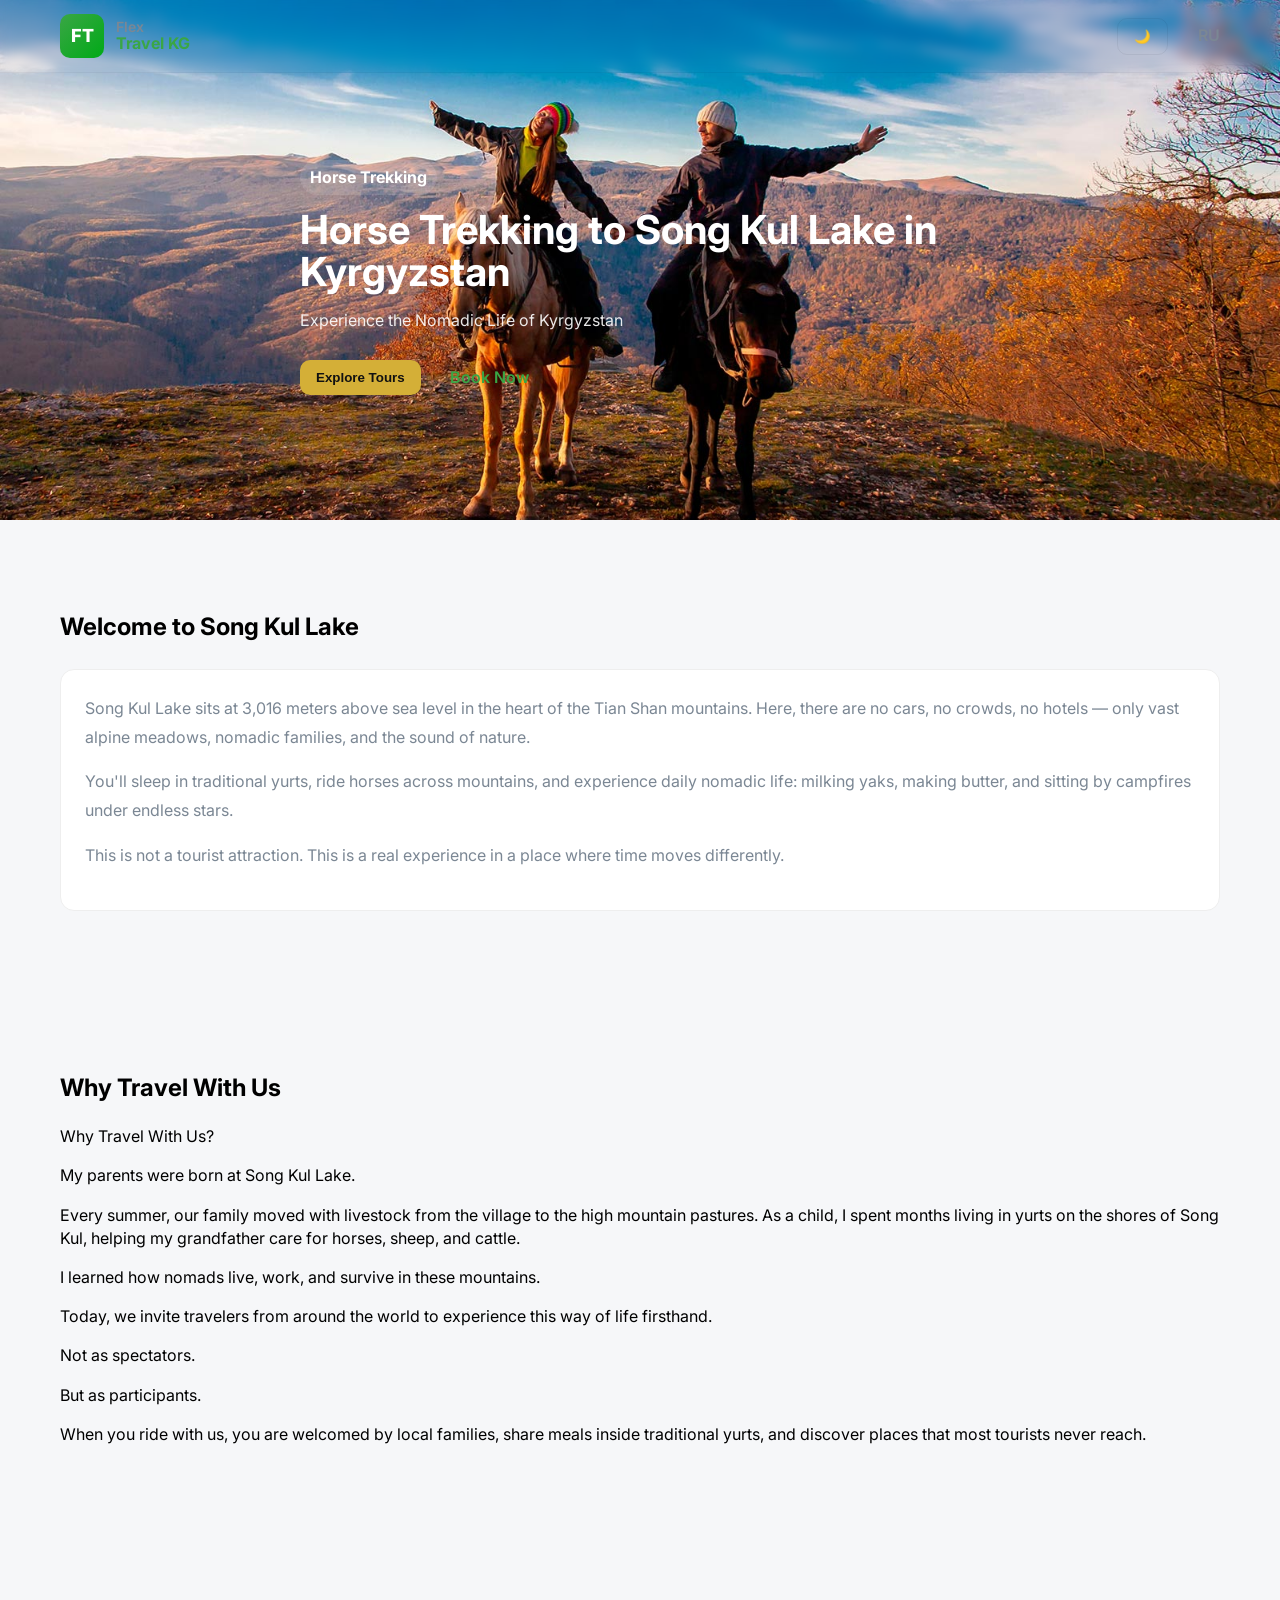
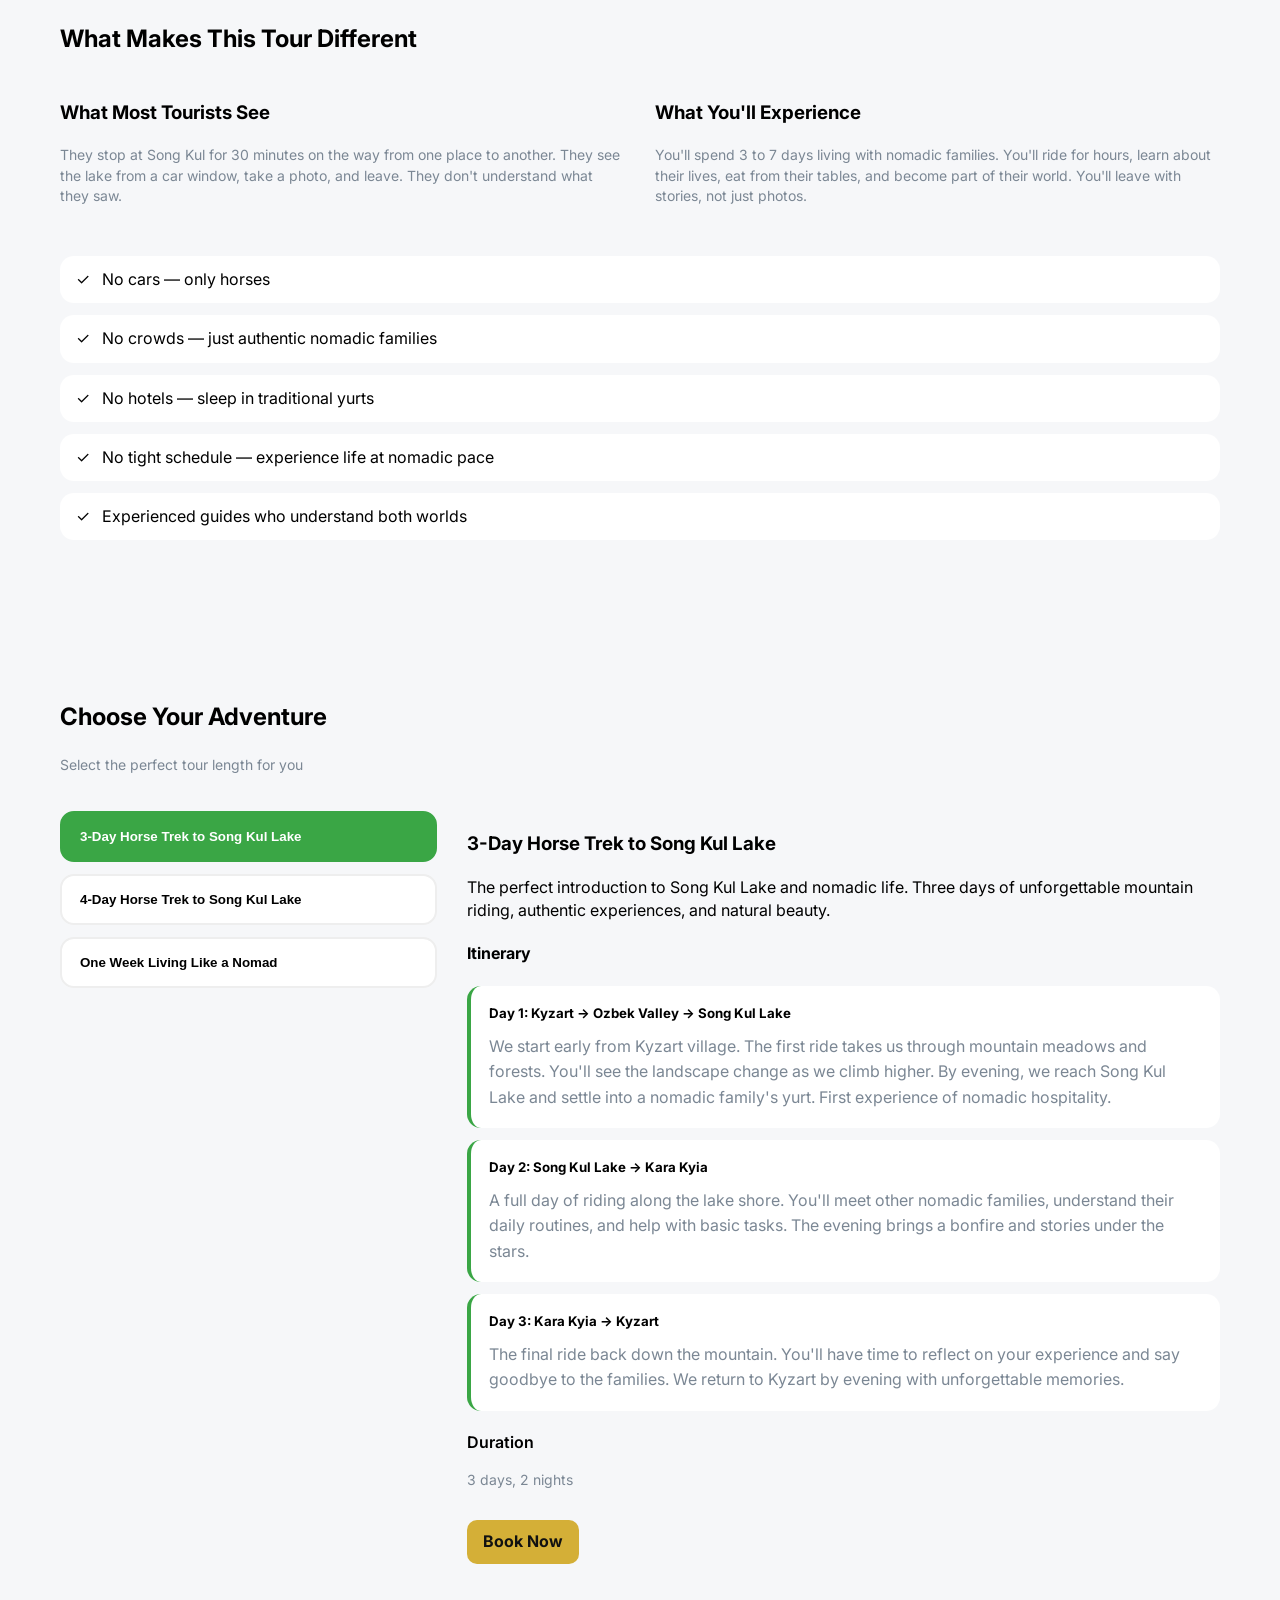
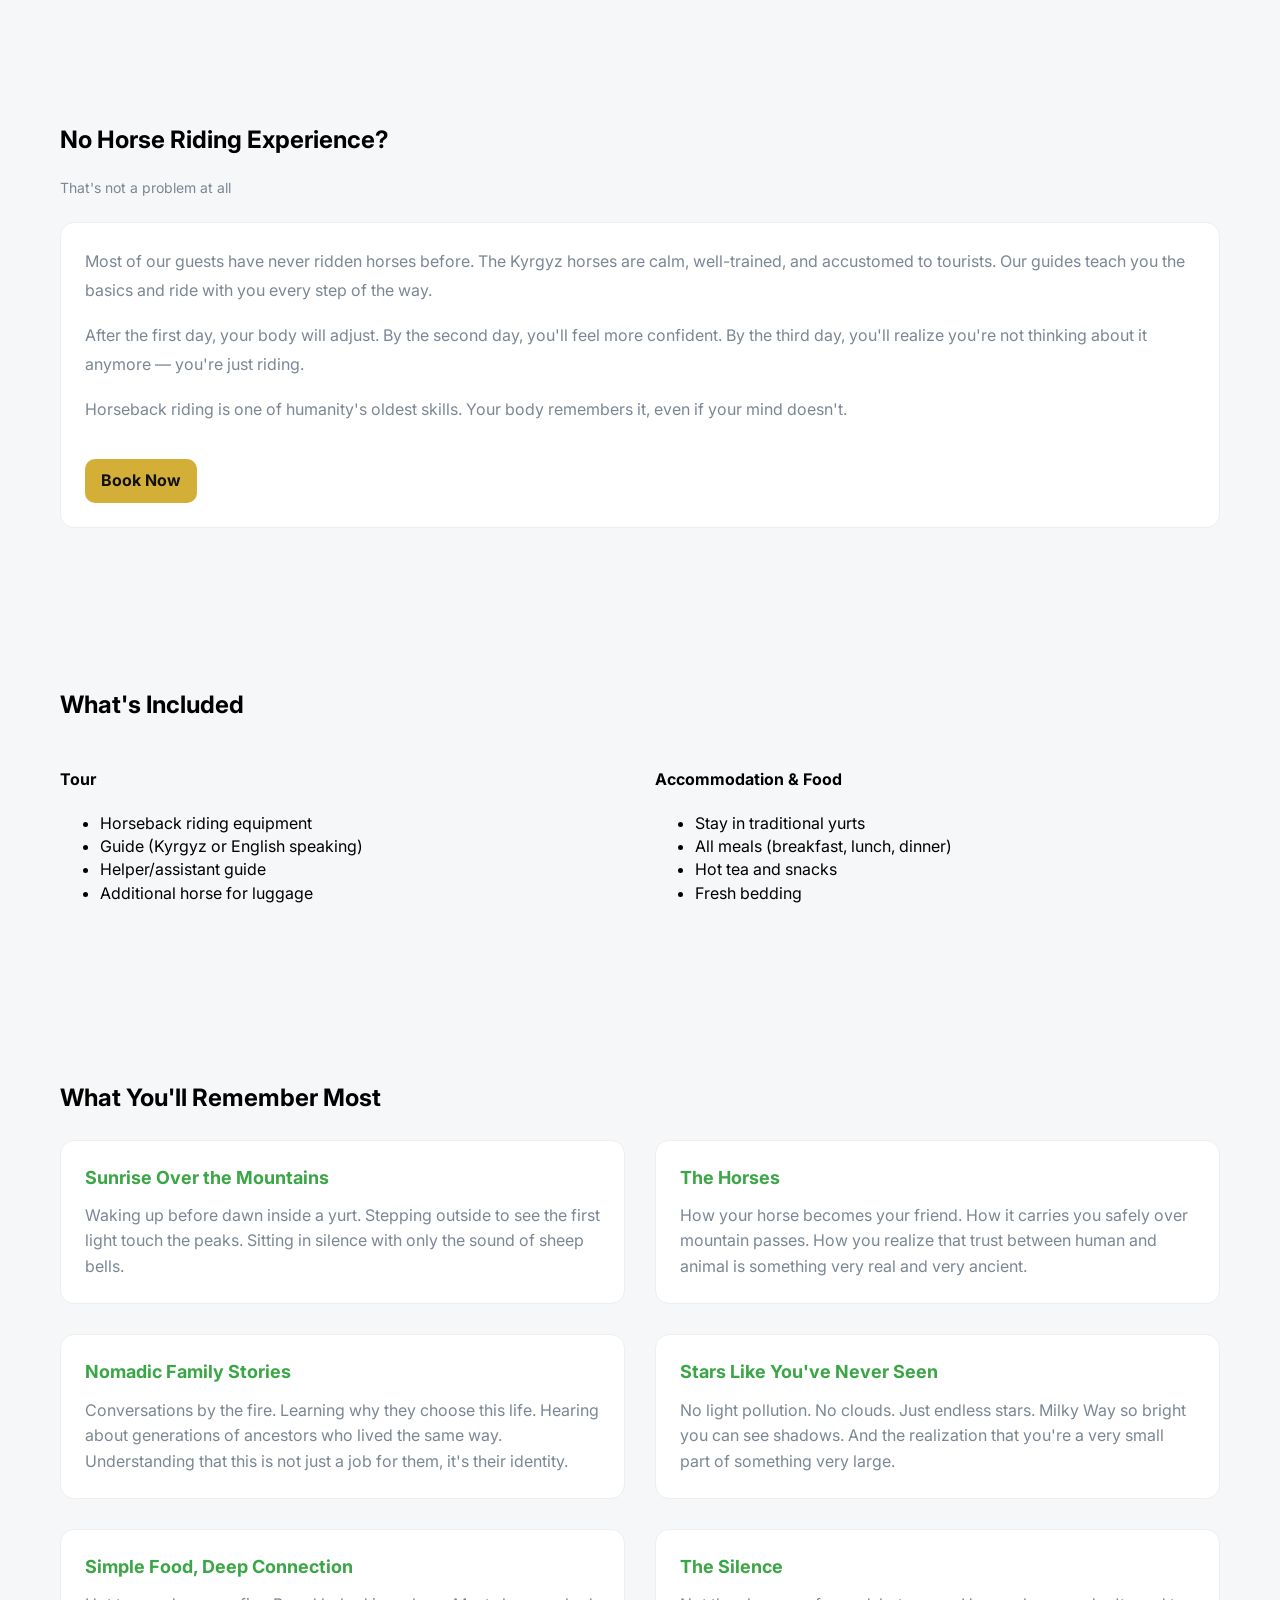
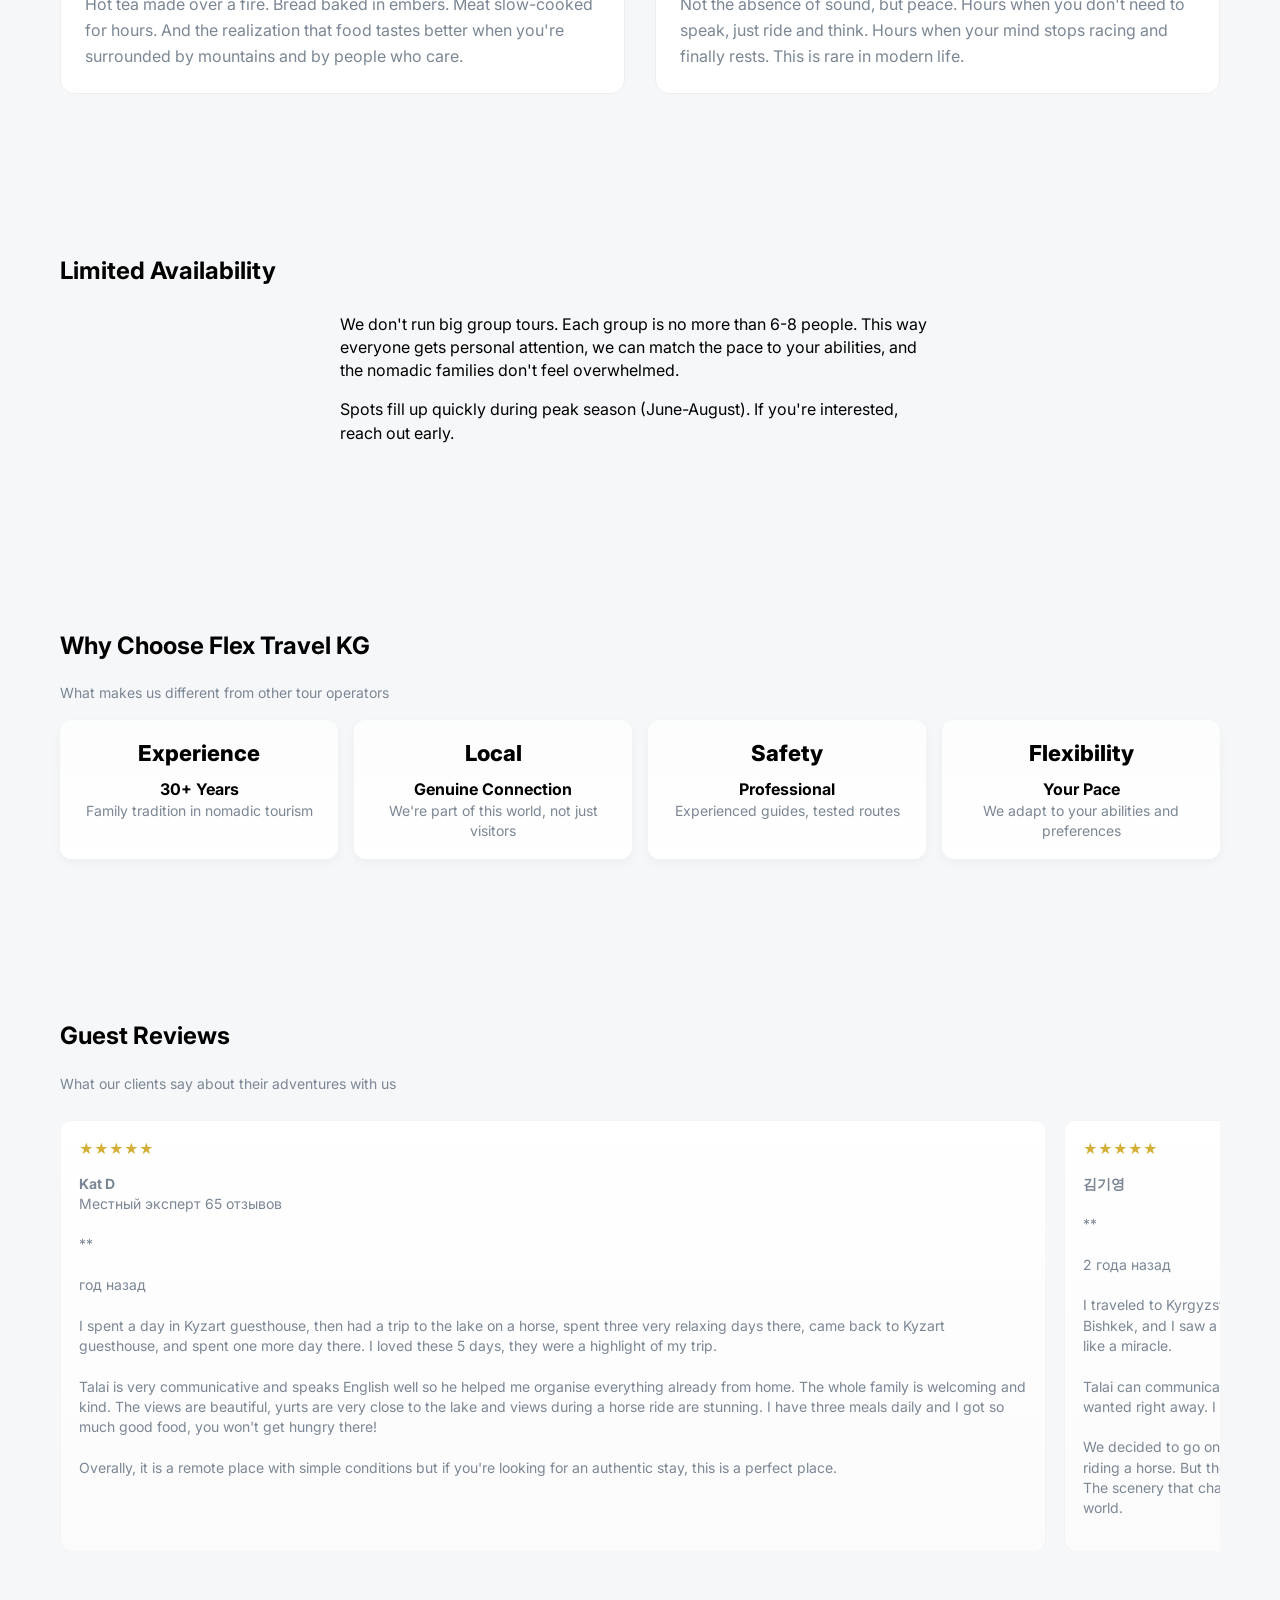
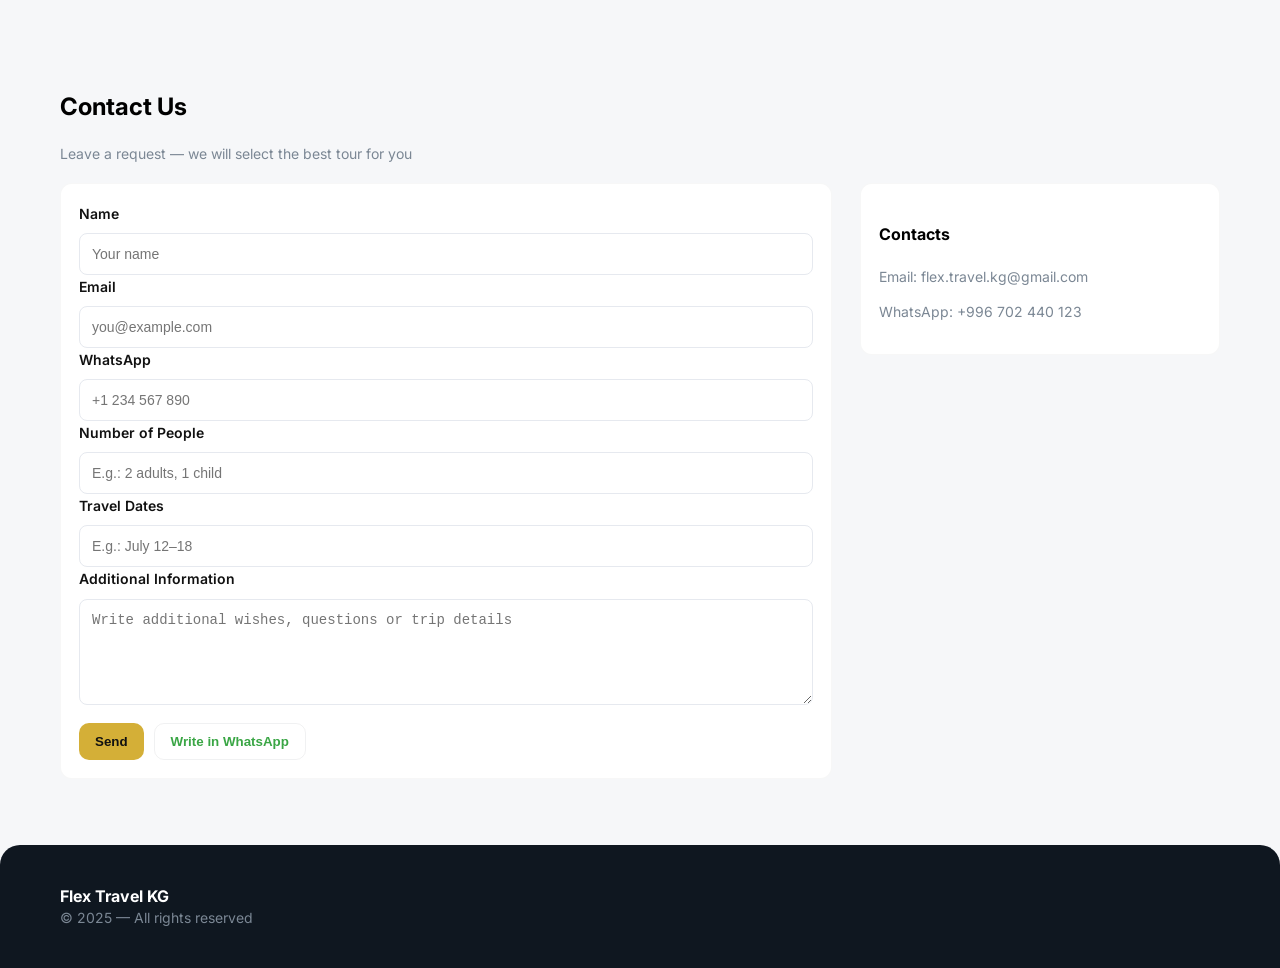
<file: index.html>
<!doctype html>
<html lang="ru">

<head>
    <meta charset="utf-8" />
    <meta name="viewport" content="width=device-width,initial-scale=1" />
    <title data-en="Flex Travel KG — adventure tours in Kyrgyzstan">Flex Travel KG — туры по Кыргызстану</title>
    <link rel="stylesheet" href="style.css">
    <link rel="preconnect" href="https://fonts.gstatic.com" crossorigin>
    <link href="https://fonts.googleapis.com/css2?family=Inter:wght@300;400;600;700;800&display=swap" rel="stylesheet">
</head>

<body>
    <header>
        <div class="container header-inner">
            <a class="logo" href="#">
                <span class="mark">FT</span>
                <span>
                    <div style="font-size:14px;color:var(--muted);font-weight:600" data-en="Flex">Flex</div>
                    <div style="font-size:16px;margin-top:-6px" data-en="Travel KG">Travel KG</div>
                </span>
            </a>

            <div style="display:flex;align-items:center;gap:10px;margin-left:10px">
                <button id="themeToggle" class="btn secondary">
                    <span class="icon">🌙</span>
                </button>
                <div class="language-switcher" id="langSwitcher" data-en="RU">EN</div>
            </div>
        </div>
    </header>


    <!-- HERO / INTRO -->
    <section class="hero fade-in" id="home">
        <div class="container">
            <div class="grid">
                <div class="hero-left">
                    <div class="eyebrow pill" data-en="Horse Trekking">Конный трекинг</div>

                    <h1 data-en="Horse Trekking to Song Kul Lake in Kyrgyzstan">
                        Конный тур на озеро Сон-Куль в Кыргызстане
                    </h1>

                    <p class="lead" data-en="Experience the Nomadic Life of Kyrgyzstan">
                        Почувствуйте настоящую жизнь кочевников Кыргызстана
                    </p>

                    <div class="hero-ctas">
                        <button class="btn" id="goTour" data-en="Explore Tours">Изучить туры</button>
                        <a class="btn secondary" href="#contact" data-en="Book Now">Забронировать</a>
                    </div>
                </div>
            </div>
        </div>
    </section>

    <!-- WELCOME / INTRODUCTION -->
    <section class="section fade-in" id="welcome">
        <div class="container">
            <h2 data-en="Welcome to Song Kul Lake">Добро пожаловать на озеро Сон-Куль</h2>

            <div class="content-grid">
                <div>
                    <p data-en="Song Kul Lake sits at 3,016 meters above sea level in the heart of the Tian Shan mountains. Here, there are no cars, no crowds, no hotels — only vast alpine meadows, nomadic families, and the sound of nature.">
                        Озеро Сон-Куль находится на высоте 3016 метров над уровнем моря в сердце гор Тянь-Шань. Здесь нет автомобилей, нет толп туристов, нет отелей — только бескрайние альпийские луга, кочевые семьи и звуки природы.
                    </p>

                    <p data-en="You'll sleep in traditional yurts, ride horses across mountains, and experience daily nomadic life: milking yaks, making butter, and sitting by campfires under endless stars.">
                        Вы будете спать в традиционных юртах, ездить верхом на лошадях через горы и переживать повседневную жизнь кочевников: дойку яков, приготовление масла и сидение у костров под бесконечными звёздами.
                    </p>

                    <p data-en="This is not a tourist attraction. This is a real experience in a place where time moves differently.">
                        Это не туристический аттракцион. Это настоящее приключение в месте, где время течёт иначе.
                    </p>
                </div>
            </div>
        </div>
    </section>

    <!-- WHY TRAVEL WITH US -->
    <section class="section fade-in" id="why-travel">
        <div class="container">
            <h2 data-en="Why Travel With Us">Почему путешествуют с нами</h2>

            <div class="story-content">
                <p data-en="Why Travel With Us?">
                    Почему путешествуют с нами?
                </p>

                <p data-en="My parents were born at Song Kul Lake.">
                    Мои родители родились на озере Сон-Куль.
                </p>

                <p data-en="Every summer, our family moved with livestock from the village to the high mountain pastures. As a child, I spent months living in yurts on the shores of Song Kul, helping my grandfather care for horses, sheep, and cattle.">
                    Каждое лето наша семья перебиралась с домашним скотом из деревни в высокогорные пастбища. В детстве я несколько месяцев жил в юртах на берегу Сон-Куля, помогая деду ухаживать за лошадьми, овцами и крупным рогатым скотом.
                </p>

                <p data-en="I learned how nomads live, work, and survive in these mountains.">
                    Я узнал, как кочевники живут, работают и выживают в этих горах.
                </p>

                <p data-en="Today, we invite travelers from around the world to experience this way of life firsthand.">
                    Сегодня мы приглашаем путешественников со всего мира лично испытать этот образ жизни.
                </p>

                <p data-en="Not as spectators.">
                    Не как зрителей.
                </p>

                <p data-en="But as participants.">
                    А как участников.
                </p>

                <p data-en="When you ride with us, you are welcomed by local families, share meals inside traditional yurts, and discover places that most tourists never reach.">
                    Когда вы едете с нами, вас принимают местные семьи, вы делитесь едой внутри традиционных юрт и открываете для себя места, куда почти никогда не попадают туристы.
                </p>
            </div>
        </div>
    </section>

    <!-- WHAT MAKES THIS DIFFERENT -->
    <section class="section fade-in" id="what-different">
        <div class="container">
            <h2 data-en="What Makes This Tour Different">Чем этот тур отличается от других</h2>

            <div style="display: grid; grid-template-columns: 1fr 1fr; gap: 30px; margin-top: 24px;">
                <div>
                    <h3 data-en="What Most Tourists See">Что видят большинство туристов</h3>
                    <p class="muted" data-en="They stop at Song Kul for 30 minutes on the way from one place to another. They see the lake from a car window, take a photo, and leave. They don't understand what they saw.">
                        Они останавливаются на озере на 30 минут между другими местами. Видят озеро из окна машины, фотографируют и уезжают. Они не понимают, что видели.
                    </p>
                </div>

                <div>
                    <h3 data-en="What You'll Experience">Что вы переживёте с нами</h3>
                    <p class="muted" data-en="You'll spend 3 to 7 days living with nomadic families. You'll ride for hours, learn about their lives, eat from their tables, and become part of their world. You'll leave with stories, not just photos.">
                        Вы проведёте 3–7 дней, живя с кочевыми семьями. Будете ездить верхом часами, учиться их жизни, есть из их столов и стать частью их мира. Вы уедете с историями, а не просто фотографиями.
                    </p>
                </div>
            </div>

            <div class="features-list" style="margin-top: 36px;">
                <div class="feature">✓ <span data-en="No cars — only horses">Без машин — только лошади</span></div>
                <div class="feature">✓ <span data-en="No crowds — just authentic nomadic families">Без толп — только настоящие кочевые семьи</span></div>
                <div class="feature">✓ <span data-en="No hotels — sleep in traditional yurts">Без отелей — спите в традиционных юртах</span></div>
                <div class="feature">✓ <span data-en="No tight schedule — experience life at nomadic pace">Без жёсткого расписания — живите в темпе кочевников</span></div>
                <div class="feature">✓ <span data-en="Experienced guides who understand both worlds">Опытные гиды, которые понимают оба мира</span></div>
            </div>
        </div>
    </section>

    <!-- CHOOSE YOUR ADVENTURE - INTERACTIVE TABS -->
    <section class="section fade-in" id="choose-adventure">
        <div class="container">
            <h2 data-en="Choose Your Adventure">Выберите своё приключение</h2>
            <p class="muted" data-en="Select the perfect tour length for you">Выберите идеальную длину тура для вас</p>

            <div class="tours-tabs" style="margin-top: 36px;">
                <!-- Tour List -->
                <div class="tour-list">
                    <button class="tour-tab active" data-tour="3day" data-en="3-Day Horse Trek to Song Kul Lake">
                        3-дневный конный тур на Сон-Куль
                    </button>
                    <button class="tour-tab" data-tour="4day" data-en="4-Day Horse Trek to Song Kul Lake">
                        4-дневный конный тур на Сон-Куль
                    </button>
                    <button class="tour-tab" data-tour="week" data-en="One Week Living Like a Nomad">
                        Неделя жизни как настоящий кочевник
                    </button>
                </div>

                <!-- Tour Details -->
                <div class="tour-details">
                    <!-- 3-Day Tour -->
                    <div class="tour-content active" id="tour-3day">
                        <h3 data-en="3-Day Horse Trek to Song Kul Lake">3-дневный конный тур на озеро Сон-Куль</h3>
                        <p data-en="The perfect introduction to Song Kul Lake and nomadic life. Three days of unforgettable mountain riding, authentic experiences, and natural beauty.">
                            Идеальное введение в озеро Сон-Куль и кочевую жизнь. Три дня незабываемого горного верховой езды, аутентичного опыта и природной красоты.
                        </p>

                        <h4 style="margin-top: 20px;" data-en="Itinerary">Программа</h4>
                        <div class="itinerary">
                            <div class="day">
                                <h5 data-en="Day 1: Kyzart → Ozbek Valley → Song Kul Lake">День 1: Кызарт → Долина Озбек → Озеро Сон-Куль</h5>
                                <p data-en="We start early from Kyzart village. The first ride takes us through mountain meadows and forests. You'll see the landscape change as we climb higher. By evening, we reach Song Kul Lake and settle into a nomadic family's yurt. First experience of nomadic hospitality.">
                                    Мы начинаем рано утром из деревни Кызарт. Первая поездка ведёт нас через горные луга и леса. Вы увидите, как меняется ландшафт по мере подъёма. К вечеру мы доходим до озера Сон-Куль и поселяемся в юрте кочевой семьи. Первый опыт кочевого гостеприимства.
                                </p>
                            </div>

                            <div class="day">
                                <h5 data-en="Day 2: Song Kul Lake → Kara Kyia">День 2: Сон-Куль → Кара-Кыя</h5>
                                <p data-en="A full day of riding along the lake shore. You'll meet other nomadic families, understand their daily routines, and help with basic tasks. The evening brings a bonfire and stories under the stars.">
                                    Полный день верховой езды вдоль берега озера. Вы встретитесь с другими кочевыми семьями, поймёте их распорядок дня и поможете в простых делах. Вечер приносит костёр и истории под звёздами.
                                </p>
                            </div>

                            <div class="day">
                                <h5 data-en="Day 3: Kara Kyia → Kyzart">День 3: Кара-Кыя → Кызарт</h5>
                                <p data-en="The final ride back down the mountain. You'll have time to reflect on your experience and say goodbye to the families. We return to Kyzart by evening with unforgettable memories.">
                                    Последняя поездка вниз с горы. У вас будет время поразмышлять о своём опыте и попрощаться с семьями. Мы возвращаемся в Кызарт к вечеру с незабываемыми воспоминаниями.
                                </p>
                            </div>
                        </div>


                        <p style="margin-top: 20px; font-weight: 600;" data-en="Duration">Продолжительность</p>
                        <p class="muted" data-en="3 days, 2 nights">3 дня, 2 ночи</p>

                        <a class="btn" href="#contact" data-en="Book Now" style="margin-top: 16px; display: inline-block;">Забронировать</a>

                    </div>

                    <!-- 4-Day Tour -->
                    <div class="tour-content" id="tour-4day">
                        <h3 data-en="4-Day Horse Trek to Song Kul Lake">4-дневный конный тур на озеро Сон-Куль</h3>
                        <p data-en="This extended tour gives you more time to adapt to horseback riding, understand nomadic culture deeper, and explore more of the lake's surroundings.">
                            Этот расширенный тур даёт вам больше времени, чтобы привыкнуть к верховой езде, глубже понять кочевую культуру и изучить больше окрестностей озера.
                        </p>



                        <h4 style="margin-top: 20px;" data-en="Itinerary">Программа</h4>
                        <div class="itinerary">
                            <div class="day">
                                <h5 data-en="Day 1: Kyzart → Ozbek Valley → Song Kul Lake">День 1: Кызарт → Долина Озбек → Озеро Сон-Куль</h5>
                                <p data-en="Same as the 3-day tour. We start early and ride through changing landscapes until we reach the lake and a nomadic family's yurt for the night.">
                                    Как и в 3-дневном туре. Мы начинаем рано и ездим через меняющиеся пейзажи, пока не достигнем озера и юрты кочевой семьи на ночь.
                                </p>
                            </div>

                            <div class="day">
                                <h5 data-en="Day 2: Song Kul Lake → Kara Kyia">День 2: Сон-Куль → Кара-Кыя</h5>
                                <p data-en="A full day of riding along the lake. You'll participate in daily nomadic activities and enjoy traditional meals with your host family.">
                                    Полный день верховой езды вдоль озера. Вы будете участвовать в ежедневных кочевых делах и наслаждаться традиционными блюдами с хозяевами.
                                </p>
                            </div>

                            <div class="day">
                                <h5 data-en="Day 3: Kara Kyia → Kilemche Valley">День 3: Кара-Кыя → Долина Килемче</h5>
                                <p data-en="We explore new routes and reach Kilemche Valley. This day gives you extra experience in long-distance riding and introduces you to different nomadic groups and landscapes.">
                                    Мы исследуем новые маршруты и доходим до долины Килемче. Этот день даёт вам дополнительный опыт дальних верховых прогулок и знакомит вас с разными кочевыми группами.
                                </p>
                            </div>

                            <div class="day">
                                <h5 data-en="Day 4: Kilemche Valley → Kyzart">День 4: Килемче → Кызарт</h5>
                                <p data-en="The final descent back to Kyzart. With more time spent in the mountains, you'll feel more confident on horseback and more connected to this world.">
                                    Окончательный спуск обратно в Кызарт. Проведя больше времени в горах, вы будете чувствовать себя увереннее в верховой езде и более связанными с этим миром.
                                </p>
                            </div>
                        </div>


                        <p style="margin-top: 20px; font-weight: 600;" data-en="Duration">Продолжительность</p>
                        <p class="muted" data-en="4 days, 3 nights">4 дня, 3 ночи</p>

                        <a class="btn" href="#contact" data-en="Book Now" style="margin-top: 16px; display: inline-block;">Забронировать</a>

                    </div>

                    <!-- Week Tour -->
                    <div class="tour-content" id="tour-week">
                        <h3 data-en="One Week Living Like a Nomad">Неделя жизни как настоящий кочевник</h3>
                        <p data-en="Seven days and nights with nomadic families. You won't be a tourist anymore — you'll be part of their life. You'll stop just visiting and start living.">
                            Семь дней и ночей с кочевыми семьями. Вы перестанете быть туристом — вы станете частью их жизни. Вы перестанете просто посещать и начнёте жить.
                        </p>



                        <h4 style="margin-top: 20px;" data-en="What's Included">Что входит</h4>
                        <div style="margin: 16px 0;">
                            <div data-en="✓ Accommodation in traditional yurts with nomadic families">✓ Проживание в традиционных юртах с кочевыми семьями</div>
                            <div data-en="✓ All meals prepared by nomadic families (traditional Kyrgyz cuisine)">✓ Все блюда, приготовленные кочевыми семьями (традиционная кыргызская кухня)</div>
                            <div data-en="✓ Horse riding equipment and experienced guides">✓ Оборудование для верховой езды и опытные гиды</div>
                            <div data-en="✓ Participation in daily nomadic activities (herding, milking, cooking, etc.)">✓ Участие в ежедневных кочевых делах (пастьба, дойка, приготовление еды и т.д.)</div>
                            <div data-en="✓ Time to rest, reflect, and simply be">✓ Время отдыха, размышления и просто бытия</div>
                            <div data-en="✓ Stories, laughter, and connection with real people">✓ Истории, смех и связь с настоящими людьми</div>
                        </div>

                        <h4 style="margin-top: 20px;" data-en="No Fixed Schedule">Без жёсткого расписания</h4>
                        <p data-en="We don't have a strict schedule. Some days you'll ride for hours, some days you'll stay in one place and help with daily tasks. Some evenings you'll sit by the fire, other mornings you'll wake up with the shepherds. You adapt to their rhythm.">
                            У нас нет жёсткого расписания. Некоторые дни вы будете ездить часами, другие дни вы останетесь на месте и поможете с ежедневными делами. Некоторые вечера вы будете сидеть у костра, другие утра вы проснётесь с пастухами. Вы адаптируетесь к их ритму.
                        </p>

                        <h4 style="margin-top: 20px;" data-en="You Stop Being a Tourist">Вы перестаёте быть туристом</h4>
                        <p data-en="By the end of the week, you won't ask 'How long until we go back to the hotel?' You'll ask 'Do we have to leave?' You'll understand what it means to live in the mountains, to depend on horses and the weather, to find joy in simple things.">
                            К концу недели вы не будете спрашивать "Когда нам вернуться в отель?" Вы будете спрашивать "Мы должны уйти?" Вы поймёте, что значит жить в горах, зависеть от лошадей и погоды, находить радость в простых вещах.
                        </p>


                        <p style="margin-top: 20px; font-weight: 600;" data-en="Duration">Продолжительность</p>
                        <p class="muted" data-en="7 days, 6 nights">7 дней, 6 ночей</p>

                        <a class="btn" href="#contact" data-en="Book Now" style="margin-top: 16px; display: inline-block;">Забронировать</a>

                    </div>
                </div>
            </div>
        </div>
    </section>

    <!-- NO RIDING EXPERIENCE -->
    <section class="section fade-in" id="no-experience">
        <div class="container">
            <h2 data-en="No Horse Riding Experience?">Нет опыта верховой езды?</h2>
            <p class="muted" data-en="That's not a problem at all">Совсем не проблема</p>

            <div class="content-grid" style="margin-top: 24px;">
                <div>
                    <p data-en="Most of our guests have never ridden horses before. The Kyrgyz horses are calm, well-trained, and accustomed to tourists. Our guides teach you the basics and ride with you every step of the way.">
                        Большинство наших гостей никогда не ездили верхом. Кыргызские лошади спокойные, хорошо тренированные и привыкшие к туристам. Наши гиды учат вас основам и ездят с вами на каждом этапе.
                    </p>

                    <p style="margin-top: 16px;" data-en="After the first day, your body will adjust. By the second day, you'll feel more confident. By the third day, you'll realize you're not thinking about it anymore — you're just riding.">
                        К концу первого дня ваше тело привыкнет. На второй день вы будете чувствовать себя увереннее. На третий день вы поймёте, что не думаете об этом — вы просто ездите.
                    </p>

                    <p style="margin-top: 16px;" data-en="Horseback riding is one of humanity's oldest skills. Your body remembers it, even if your mind doesn't.">
                        Верховая езда — один из самых древних человеческих навыков. Ваше тело помнит это, даже если ваш ум нет.
                    </p>

                    <a class="btn" href="#contact" data-en="Book Now" style="margin-top: 20px; display: inline-block;">Забронировать</a>
                </div>
            </div>
        </div>
    </section>


    <!-- WHAT'S INCLUDED -->
    <section class="section fade-in" id="whats-included">
        <div class="container">
            <h2 data-en="What's Included">Что входит в стоимость</h2>

            <div style="display: grid; grid-template-columns: 1fr 1fr; gap: 30px; margin-top: 24px;">
                <div>
                    <h4 data-en="Tour">Тур</h4>
                    <ul>
                        <li data-en="Horseback riding equipment">✓ Оборудование для верховой езды</li>
                        <li data-en="Guide (Kyrgyz or English speaking)">✓ Гид (говорящий на кыргызском или английском)</li>
                        <li data-en="Helper/assistant guide">✓ Помощник/ассистент гида</li>
                        <li data-en="Additional horse for luggage">✓ Дополнительная лошадь для багажа</li>
                    </ul>
                </div>

                <div>
                    <h4 data-en="Accommodation & Food">Проживание и еда</h4>
                    <ul>
                        <li data-en="Stay in traditional yurts">✓ Проживание в традиционных юртах</li>
                        <li data-en="All meals (breakfast, lunch, dinner)">✓ Все блюда (завтрак, обед, ужин)</li>
                        <li data-en="Hot tea and snacks">✓ Горячий чай и закуски</li>
                        <li data-en="Fresh bedding">✓ Чистое постельное белье</li>
                    </ul>
                </div>
            </div>
        </div>
    </section>

    <!-- WHAT YOU'LL REMEMBER MOST -->
    <section class="section fade-in" id="remember-most">
        <div class="container">
            <h2 data-en="What You'll Remember Most">Что запомнится вам больше всего</h2>

            <div class="memories-grid" style="display: grid; grid-template-columns: 1fr 1fr; gap: 30px; margin-top: 24px;">
                <div class="memory">
                    <h3 data-en="Sunrise Over the Mountains">Восход над горами</h3>
                    <p data-en="Waking up before dawn inside a yurt. Stepping outside to see the first light touch the peaks. Sitting in silence with only the sound of sheep bells.">
                        Пробуждение до рассвета внутри юрты. Выход на улицу, чтобы увидеть первый свет на вершинах. Сидение в тишине со звуком только овечьих колокольчиков.
                    </p>
                </div>

                <div class="memory">
                    <h3 data-en="The Horses">Лошади</h3>
                    <p data-en="How your horse becomes your friend. How it carries you safely over mountain passes. How you realize that trust between human and animal is something very real and very ancient.">
                        То, как ваша лошадь становится вашим другом. То, как она безопасно несёт вас через горные перевалы. То, как вы понимаете, что доверие между человеком и животным — это что-то очень реальное и очень древнее.
                    </p>
                </div>

                <div class="memory">
                    <h3 data-en="Nomadic Family Stories">Истории кочевых семей</h3>
                    <p data-en="Conversations by the fire. Learning why they choose this life. Hearing about generations of ancestors who lived the same way. Understanding that this is not just a job for them, it's their identity.">
                        Разговоры у костра. Узнание того, почему они выбирают эту жизнь. Слышание о поколениях предков, живших так же. Понимание того, что это для них не просто работа, это их идентичность.
                    </p>
                </div>

                <div class="memory">
                    <h3 data-en="Stars Like You've Never Seen">Звёзды, как вы их никогда не видели</h3>
                    <p data-en="No light pollution. No clouds. Just endless stars. Milky Way so bright you can see shadows. And the realization that you're a very small part of something very large.">
                        Нет светового загрязнения. Нет облаков. Только бесконечные звёзды. Млечный путь настолько яркий, что вы видите тени. И осознание того, что вы очень маленькая часть чего-то очень большого.
                    </p>
                </div>

                <div class="memory">
                    <h3 data-en="Simple Food, Deep Connection">Простая еда, глубокая связь</h3>
                    <p data-en="Hot tea made over a fire. Bread baked in embers. Meat slow-cooked for hours. And the realization that food tastes better when you're surrounded by mountains and by people who care.">
                        Горячий чай, приготовленный на костре. Хлеб, испечённый в углях. Мясо, медленно готовящееся часами. И осознание того, что еда вкуснее, когда вы окружены горами и людьми, которые заботятся.
                    </p>
                </div>

                <div class="memory">
                    <h3 data-en="The Silence">Молчание</h3>
                    <p data-en="Not the absence of sound, but peace. Hours when you don't need to speak, just ride and think. Hours when your mind stops racing and finally rests. This is rare in modern life.">
                        Не отсутствие звука, а мир. Часы, когда вам не нужно говорить, просто ездить и думать. Часы, когда ваш ум перестаёт спешить и, наконец, отдыхает. Это редко в современной жизни.
                    </p>
                </div>
            </div>
        </div>
    </section>

    <!-- LIMITED AVAILABILITY -->
    <section class="section fade-in" id="limited">
        <div class="container">
            <h2 data-en="Limited Availability">Количество мест ограничено</h2>

            <div style="max-width: 600px; margin: 24px auto;">
                <p data-en="We don't run big group tours. Each group is no more than 6-8 people. This way everyone gets personal attention, we can match the pace to your abilities, and the nomadic families don't feel overwhelmed.">
                    Мы не организуем большие групповые туры. Каждая группа состоит не более чем из 6-8 человек. Таким образом, каждый получает личное внимание, мы можем соответствовать вашему уровню подготовки, а кочевые семьи не чувствуют себя перегруженными.
                </p>

                <p style="margin-top: 16px;" data-en="Spots fill up quickly during peak season (June-August). If you're interested, reach out early.">
                    Места быстро заполняются в пиковый сезон (июнь-август). Если вас интересует, свяжитесь с нами как можно раньше.
                </p>
            </div>
        </div>
    </section>

    <!-- WHY CHOOSE US (BADGES) -->
    <section class="section fade-in" id="why">
        <div class="container">
            <h2 data-en="Why Choose Flex Travel KG">Почему выбирают Flex Travel KG</h2>
            <p class="muted" data-en="What makes us different from other tour operators">Что отличает нас от других туроператоров</p>

            <div class="highlights" style="margin-top:16px">
                <div class="badge">
                    <div style="font-size:22px;font-weight:800" data-en="Experience">Опыт</div>
                    <h4 data-en="30+ Years">30+ лет</h4>
                    <div class="muted" data-en="Family tradition in nomadic tourism">Семейная традиция в кочевом туризме</div>
                </div>

                <div class="badge">
                    <div style="font-size:22px;font-weight:800" data-en="Local">Местный</div>
                    <h4 data-en="Genuine Connection">Настоящая связь</h4>
                    <div class="muted" data-en="We're part of this world, not just visitors">Мы часть этого мира, не просто гости</div>
                </div>

                <div class="badge">
                    <div style="font-size:22px;font-weight:800" data-en="Safety">Безопасность</div>
                    <h4 data-en="Professional">Профессионально</h4>
                    <div class="muted" data-en="Experienced guides, tested routes">Опытные гиды, проверенные маршруты</div>
                </div>

                <div class="badge">
                    <div style="font-size:22px;font-weight:800" data-en="Flexibility">Гибкость</div>
                    <h4 data-en="Your Pace">Ваш темп</h4>
                    <div class="muted" data-en="We adapt to your abilities and preferences">Мы адаптируемся к вашим способностям</div>
                </div>
            </div>
        </div>
    </section>


    <section class="section fade-in" id="testimonials" style="padding-bottom:36px">
        <div class="container">
            <h2 data-en="Guest Reviews">Отзывы гостей</h2>
            <p class="muted" data-en="What our clients say about their adventures with us">Что говорят наши клиенты о путешествиях с нами</p>

            <div class="testimonials fade-in">
                <div class="testimonial">
                    <div class="stars">★★★★★</div>
                    <p>
                        <strong>Kat D</strong><br>
                        Местный эксперт 65 отзывов<br><br>
                        **<br><br>
                        год назад<br><br>
                        I spent a day in Kyzart guesthouse, then had a trip to the lake on a horse, spent three very relaxing days there, came back to Kyzart guesthouse, and spent one more day there. I loved these 5 days, they were a highlight of my trip.<br><br>
                        Talai is very communicative and speaks English well so he helped me organise everything already from home. The whole family is welcoming and kind. The views are beautiful, yurts are very close to the lake and views during a horse ride are stunning. I have three meals daily and I got so much good food, you won't get hungry there!<br><br>
                        Overally, it is a remote place with simple conditions but if you're looking for an authentic stay, this is a perfect place.
                    </p>
                </div>

                <div class="testimonial">
                    <div class="stars">★★★★★</div>
                    <p>
                        <strong>김기영</strong><br><br>
                        **<br><br>
                        2 года назад<br><br>
                        I traveled to Kyrgyzstan for 10 days in June 2023, of which I spent 5 days with Talai from Flextravel. I took a bus to Cheak to go to Songkul from Bishkek, and I saw a Google map and got off at Kyzart village near Songkul Lake. I walked to the village with a hopeless mind and met Flextravel like a miracle.<br><br>
                        Talai can communicate in English, Russian, and Kyrgyz languages. Above all, he had a good sense and solved the problem by knowing what we wanted right away. I have met many people while traveling to 30 countries, but he was a really good - genius.<br><br>
                        We decided to go on horseback to Lake Songkul, and the next morning we rode over the mountain. I was afraid because it was my first time riding a horse. But the horse Talai prepared was suitable for me to ride, and the person leading the horse was skilled, so there was no difficulty. The scenery that changes every time the altitude increases was amazing, and when I arrived at the last Songkul Lake, I felt like I met a new world.
                    </p>
                </div>

                <div class="testimonial">
                    <div class="stars">★★★★★</div>
                    <p>
                        <strong>Jiří Pfeifr</strong><br><br>
                        I spent two nights with the family after I hiked from Kyzart (amazing hike btw). Great experience. They were very nice to me, excellent food, no problem as a vegetarian. I highly recommend this yurt camp.
                    </p>
                </div>
            </div>
        </div>
    </section>

    <section class="section fade-in" id="contact" style="padding-bottom:36px">
        <div class="container">
            <h2 data-en="Contact Us">Связаться с нами</h2>
            <p class="muted" data-en="Leave a request — we will select the best tour for you">Оставьте заявку — мы подберём оптимальный тур под вас</p>

            <div class="contact-grid" style="margin-top:18px">
                <div class="form">
                    <form id="contactForm">
                        <label for="name" data-en="Name">Имя</label>
                        <input id="name" type="text" required placeholder="Ваше имя" data-en-placeholder="Your name">

                        <label for="email" style="margin-top:10px" data-en="Email">Email</label>
                        <input id="email" type="email" required placeholder="you@example.com" data-en-placeholder="you@example.com">

                        <label for="number" style="margin-top:10px" data-en="WhatsApp">WhatsApp</label>
                        <input id="number" type="tel" required placeholder="+1 234 567 890" data-en-placeholder="+1 234 567 890">

                        <label for="peopleCount" style="margin-top:10px" data-en="Number of People">Количество человек</label>
                        <input id="peopleCount" type="text" required placeholder="Например: 2 взрослых, 1 ребенок" data-en-placeholder="E.g.: 2 adults, 1 child">

                        <label for="travelDates" style="margin-top:10px" data-en="Travel Dates">Даты поездки</label>
                        <input id="travelDates" type="text" required placeholder="Например: 12–18 июля" data-en-placeholder="E.g.: July 12–18">

                        <label for="message" style="margin-top:10px" data-en="Additional Information">Дополнительная информация</label>
                        <textarea id="message" rows="5" required placeholder="Напишите дополнительные пожелания, вопросы или детали поездки" data-en-placeholder="Write additional wishes, questions or trip details"></textarea>

                        <div style="margin-top:12px;display:flex;gap:10px">
                            <button class="btn" type="submit" data-en="Send">Отправить</button>
                            <button class="btn secondary" type="button" id="ctaWa" data-en="Write in WhatsApp">Написать в WhatsApp</button>
                        </div>
                    </form>
                </div>

                <aside style="background:var(--card);padding:18px;border-radius:12px;border:1px solid rgba(10,15,20,0.03)">
                    <h4 data-en="Contacts">Контакты</h4>
                    <p class="muted">Email: flex.travel.kg@gmail.com</p>
                    <p class="muted">WhatsApp: +996 702 440 123</p>
                </aside>
            </div>
        </div>
    </section>


    <footer>
        <div class="container" style="display:flex;align-items:center;justify-content:space-between;gap:20px">
            <div>
                <strong data-en="Flex Travel KG">Flex Travel KG</strong>
                <div class="muted" data-en="© 2025 — All rights reserved">© 2025 — Все права защищены</div>
            </div>
        </div>
    </footer>

    <div id="scheduleModal" class="modal">
        <div class="modal-content">
            <span class="close" data-en="×">&times;</span>
            <h3 data-en="Tour Schedule">График туров</h3>
            <table class="schedule-table">
                <thead>
                    <tr>
                        <th data-en="Date">Дата</th>
                        <th data-en="Duration">Длительность</th>
                        <th data-en="Cost">Стоимость</th>
                    </tr>
                </thead>
                <tbody>
                    <tr>
                        <td data-en="May 1–4">1–4 мая</td>
                        <td data-en="4 days">4 дня</td>
                        <td data-en="Negotiable">Договорная</td>
                    </tr>
                    <tr>
                        <td data-en="June 10–13">10–13 июня</td>
                        <td data-en="4 days">4 дня</td>
                        <td data-en="Negotiable">Договорная</td>
                    </tr>
                    <tr>
                        <td data-en="July 20–23">20–23 июля</td>
                        <td data-en="4 days">4 дня</td>
                        <td data-en="Negotiable">Договорная</td>
                    </tr>
                </tbody>
            </table>
        </div>
    </div>

    <script src="./script.js"></script>

</body>

</html>

</html>

</html>

</html>
</file>
<file: style.css>
:root {
    --bg: #f6f7f9;
    --card: #ffffff;
    --muted: #7b8794;
    --accent: #3aa645;
    --accent-2: #d4af37;
    --radius: 14px;
    --glass: rgba(255, 255, 255, 0.7);
}

* {
    box-sizing: border-box
}

html,
body {
    height: 100%
}

body {
    font-family: Inter, system-ui, -apple-system, "Segoe UI", Roboto, "Helvetica Neue", Arial;
    margin: 0;
    background: var(--bg);
    color: var(--text);
    -webkit-font-smoothing: antialiased;
    -moz-osx-font-smoothing: grayscale;
    line-height: 1.45;
}

.container {
    max-width: 1200px;
    margin: 0 auto;
    padding: 0 20px
}

header {
    position: fixed;
    left: 0;
    right: 0;
    top: 0;
    z-index: 60;
    backdrop-filter: blur(6px);
    background: linear-gradient(180deg, var(--header-bg), var(--header-bg-2));
    border-bottom: 1px solid rgba(15, 23, 42, 0.04);
}

.header-inner {
    display: flex;
    align-items: center;
    justify-content: space-between;
    height: 72px
}

.logo {
    display: flex;
    align-items: center;
    gap: 12px;
    font-weight: 700;
    color: var(--accent);
    text-decoration: none
}

.logo .mark {
    width: 44px;
    height: 44px;
    border-radius: 10px;
    background: linear-gradient(135deg, var(--accent), #00aa17);
    display: inline-flex;
    align-items: center;
    justify-content: center;
    color: #fff;
    font-weight: 800;
    font-size: 18px
}

nav ul {
    display: flex;
    gap: 18px;
    list-style: none;
    margin: 0;
    padding: 0
}

.fade-in {
    opacity: 0;
    transform: translateY(20px);
    transition: .6s ease;
}

.fade-in.visible {
    opacity: 1;
    transform: translateY(0);
}

.btn {
    transition: .25s ease;
}

.btn:hover {
    transform: translateY(-3px);
    box-shadow: 0 6px 14px rgba(0, 0, 0, 0.18);
}

:root[data-theme='dark'] {
    --bg: #0c0f13;
    --card: #161b22;
    --muted: #9aa3b1;
    --accent: #57c763;
    --accent-2: #c1a045;
    color: #e7e9ec;
}

:root[data-theme='dark'] body {
    background: var(--bg);
}

#successModalWrapper {
    position: fixed;
    inset: 0;
    background: rgba(0, 0, 0, 0.45);
    backdrop-filter: blur(3px);
    display: flex;
    align-items: center;
    justify-content: center;
    opacity: 0;
    pointer-events: none;
    transition: .35s ease;
}

#successModalWrapper.active {
    opacity: 1;
    pointer-events: all;
}

#successModal {
    background: white;
    padding: 28px 35px;
    border-radius: 14px;
    max-width: 360px;
    text-align: center;
    transform: scale(.7);
    transition: .35s ease;
}

#successModalWrapper.active #successModal {
    transform: scale(1);
}

.actions {
    display: flex;
    gap: 12px;
    align-items: center
}

.btn {
    background: var(--accent-2);
    color: #111;
    padding: 10px 16px;
    border-radius: 10px;
    border: none;
    font-weight: 700;
    cursor: pointer
}

a {
    text-decoration: none;
    display: inline-block
}

.btn.secondary:active {
    background: var(--accent-2)
}

.btn.secondary {
    background: transparent;
    border: 1px solid rgba(11, 18, 32, 0.06);
    color: var(--accent);
    font-weight: 600
}

#theme-toggle:hover {
    transform: scale(1.1);
}

.icon {
    display: block;
    transition: transform 0.5s cubic-bezier(0.25, 0.1, 0.25, 1);
}

@keyframes rotateIcon {
    from {
        transform: rotate(0deg);
    }
    to {
        transform: rotate(360deg);
    }
}

.rotate-animation {
    animation: rotateIcon 0.5s cubic-bezier(0.25, 0.1, 0.25, 1) forwards;
}

.mobile-btn {
    display: none;
    background: none;
    border: 0;
    font-size: 22px;
    cursor: pointer
}

.hero {
    padding-top: 110px;
    padding-bottom: 70px;
    min-height: 520px;
    display: flex;
    align-items: center;
    background-size: cover;
    background-image: url(../img/37pr710gwhicswg40sos8g4kk.jpg);
    background-position: center;
    color: white;
}

.hero .grid {
    display: flex;
    gap: 40px;
    align-items: center
}

.hero-left {
    flex: 1;
    max-width: 680px
}

.eyebrow {
    background: rgba(255, 255, 255, 0.12);
    display: inline-block;
    padding: 6px 10px;
    border-radius: 999px;
    font-weight: 600;
    margin-bottom: 14px
}

h1 {
    font-size: 40px;
    margin: 0 0 16px;
    line-height: 1.05;
}

p.lead {
    color: rgba(255, 255, 255, 0.9);
    margin-bottom: 22px;
    font-size: 16px
}

.hero-ctas {
    display: flex;
    gap: 12px;
    align-items: center
}

.section {
    padding: 70px 0
}

.cards {
    display: grid;
    grid-template-columns: repeat(3, 1fr);
    gap: 20px
}

.card {
    background: var(--card);
    border-radius: 12px;
    padding: 18px;
    box-shadow: 0 6px 18px rgba(12, 20, 30, 0.06);
    border: 1px solid rgba(12, 20, 30, 0.03)
}

.card img {
    width: 100%;
    height: 160px;
    object-fit: cover;
    border-radius: 10px;
    margin-bottom: 12px
}

.card h3 {
    margin: 8px 0;
    font-size: 18px;
    color: var(--accent)
}

.price {
    font-weight: 800;
    color: #0b1220
}

.highlights {
    display: grid;
    grid-template-columns: repeat(4, 1fr);
    gap: 16px
}

.badge {
    background: linear-gradient(180deg, var(--glass), #ffffff);
    padding: 18px;
    border-radius: 12px;
    text-align: center;
    box-shadow: 0 4px 12px rgba(12, 20, 30, 0.04)
}

.badge h4 {
    margin: 8px 0 0;
    font-size: 16px
}

.muted {
    color: var(--muted);
    font-size: 14px
}

.testimonials {
    display: flex;
    gap: 18px;
    overflow-x: auto;
    overflow-y: hidden;
    scroll-behavior: smooth;
    scroll-snap-type: x mandatory;
    padding: 12px 0;
    -webkit-overflow-scrolling: touch;
}

.testimonials::-webkit-scrollbar {
    height: 8px;
}

.testimonials::-webkit-scrollbar-track {
    background: rgba(10, 15, 20, 0.05);
    border-radius: 10px;
}

.testimonials::-webkit-scrollbar-thumb {
    background: rgba(10, 15, 20, 0.2);
    border-radius: 10px;
}

.testimonials::-webkit-scrollbar-thumb:hover {
    background: rgba(10, 15, 20, 0.3);
}

.testimonial {
    flex: 0 0 auto;
    min-width: 280px;
    width: 85%;
    scroll-snap-align: start;
    padding: 18px;
    background: linear-gradient(180deg, #fff, #fbfbfc);
    border-radius: 12px;
    border: 1px solid rgba(10, 15, 20, 0.03)
}

.testimonial p {
    font-size: 14px;
    color: var(--muted)
}

.testimonial .author {
    font-size: 13px;
    font-weight: 600;
    color: #111;
    margin-top: 12px;
}

.testimonial .stars {
    color: var(--accent-2);
    font-size: 14px;
    margin-bottom: 12px;
}

.contact-grid {
    display: grid;
    grid-template-columns: 1fr 360px;
    gap: 28px;
    align-items: start
}

.form {
    background: var(--card);
    padding: 18px;
    border-radius: 12px;
    border: 1px solid rgba(10, 15, 20, 0.03)
}

.form input,
.form textarea,
.form select {
    width: 100%;
    padding: 12px;
    border-radius: 8px;
    border: 1px solid #e6e9ef;
    margin-top: 8px;
    font-size: 14px
}

.form label {
    font-weight: 600;
    font-size: 14px;
    color: #111
}

footer {
    padding: 40px 0;
    background: #0f1720;
    color: #fff;
    margin-top: 30px;
    border-top-left-radius: 20px;
    border-top-right-radius: 20px
}

footer a {
    color: rgba(255, 255, 255, 0.9);
    text-decoration: none
}

:root[data-theme='dark'] {
    --bg: #0c0f13;
    --card: #161b22;
    --muted: #9aa3b1;
    --accent: #57c763;
    --accent-2: #c1a045;
    color: #e7e9ec;
}

:root[data-theme='dark'] body {
    background: var(--bg);
    color: #e7e9ec;
}

:root[data-theme='dark'] header {
    background: rgba(22, 27, 34, 0.8);
}

:root[data-theme='dark'] .card,
:root[data-theme='dark'] .form,
:root[data-theme='dark'] aside,
:root[data-theme='dark'] .testimonial,
:root[data-theme='dark'] .badge {
    background: var(--card);
    border-color: rgba(255, 255, 255, 0.08);
}

:root[data-theme='dark'] .btn:hover {
    box-shadow: 0 4px 18px hsl(0, 0%, 50%);
}

:root[data-theme='dark'] footer {
    background: #0a0d11;
}

:root[data-theme='dark'] .price {
    color: #fff;
}

:root[data-theme='dark'] .muted {
    color: var(--muted);
}

:root[data-theme='dark'] .form input,
:root[data-theme='dark'] .form textarea,
:root[data-theme='dark'] .form select {
    border-color: rgba(255, 255, 255, 0.08);
    background: rgba(255, 255, 255, 0.05);
    color: #e7e9ec;
}

:root[data-theme='dark'] .form input::placeholder,
:root[data-theme='dark'] .form textarea::placeholder {
    color: rgba(255, 255, 255, 0.5);
}

:root[data-theme='dark'] .contact-grid .form label {
    color: #fff;
}

:root[data-theme='dark'] .testimonial p {
    color: var(--muted);
}

:root[data-theme='dark'] .testimonial .author {
    color: rgba(255, 255, 255, 0.7);
}

@media (max-width:1000px) {
    .cards {
        grid-template-columns: repeat(2, 1fr)
    }
    .highlights {
        grid-template-columns: repeat(2, 1fr)
    }
    .testimonial {
        width: 90%;
        min-width: 280px;
    }
    .contact-grid {
        grid-template-columns: 1fr
    }
}

@media (max-width:720px) {
    .hero {
        padding-top: 90px;
        padding-bottom: 60px
    }
    .hero .grid {
        flex-direction: column;
        align-items: flex-start
    }
    nav ul {
        display: none
    }
    .mobile-btn {
        display: block
    }
    .cards {
        grid-template-columns: 1fr
    }
    .highlights {
        grid-template-columns: 1fr
    }
    header .header-inner {
        height: 64px
    }
}

.pill {
    display: inline-block;
    padding: 6px 10px;
    border-radius: 999px;
    background: rgba(255, 255, 255, 0.12);
    font-weight: 700
}

.muted-2 {
    color: #6e7781
}

.language-switcher {
    margin-left: 20px;
    cursor: pointer;
    font-weight: 600;
    color: var(--muted);
}

.open-btn {
    display: block;
    border: none;
    color: #fff;
    font-size: 16px;
    border-radius: 10px;
    cursor: pointer;
    transition: 0.3s;
}


/* Модальное окно */

.modal {
    display: none;
    position: fixed;
    z-index: 999;
    left: 0;
    top: 0;
    width: 100%;
    height: 100%;
    background: rgba(0, 0, 0, 0.6);
    backdrop-filter: blur(4px);
    justify-content: center;
    align-items: center;
}

.modal-content {
    background: #fff;
    border-radius: 16px;
    padding: 20px;
    width: 90%;
    max-width: 600px;
    box-shadow: 0 10px 25px rgba(0, 0, 0, 0.2);
    animation: slideUp 0.4s ease forwards;
    position: relative;
}

@keyframes slideUp {
    from {
        transform: translateY(60px);
        opacity: 0;
    }
    to {
        transform: translateY(0);
        opacity: 1;
    }
}

.close {
    position: absolute;
    top: 12px;
    right: 16px;
    font-size: 26px;
    cursor: pointer;
    color: #777;
}

.close:hover {
    color: #000;
}


/* TOUR TABS */

.tours-tabs {
    display: grid;
    grid-template-columns: 1fr 2fr;
    gap: 30px;
    margin-top: 24px;
}

.tour-list {
    display: flex;
    flex-direction: column;
    gap: 12px;
}

.tour-tab {
    padding: 16px 18px;
    background: var(--card);
    border: 2px solid #eee;
    border-radius: var(--radius);
    cursor: pointer;
    transition: all 0.3s ease;
    text-align: left;
    font-weight: 600;
    color: var(--text);
}

.tour-tab:hover {
    border-color: var(--accent);
    background: var(--bg);
}

.tour-tab.active {
    background: var(--accent);
    color: #fff;
    border-color: var(--accent);
}

.tour-details {
    position: relative;
}

.tour-content {
    display: none;
    animation: fadeIn 0.3s ease;
}

.tour-content.active {
    display: block;
}

@keyframes fadeIn {
    from {
        opacity: 0;
        transform: translateY(10px);
    }
    to {
        opacity: 1;
        transform: translateY(0);
    }
}

.itinerary {
    margin-top: 16px;
}

.day {
    background: var(--card);
    padding: 18px;
    border-radius: var(--radius);
    margin-bottom: 12px;
    border-left: 4px solid var(--accent);
}

.day h5 {
    margin: 0 0 10px 0;
    color: var(--text);
    font-weight: 700;
}

.day p {
    margin: 0;
    color: var(--muted);
    line-height: 1.6;
}

.features-list {
    display: grid;
    gap: 12px;
}

.feature {
    padding: 12px 16px;
    background: var(--card);
    border-radius: var(--radius);
    display: flex;
    align-items: center;
    gap: 12px;
    color: var(--text);
}

.feature span {
    flex: 1;
}

.memories-grid {
    margin-top: 24px;
}

.memory {
    padding: 24px;
    background: var(--card);
    border-radius: var(--radius);
    border: 1px solid #eee;
}

.memory h3 {
    margin: 0 0 12px 0;
    font-size: 18px;
    color: var(--accent);
}

.memory p {
    margin: 0;
    color: var(--muted);
    line-height: 1.6;
}

.content-grid {
    display: grid;
    gap: 24px;
    margin-top: 24px;
}

.content-grid>div {
    padding: 24px;
    background: var(--card);
    border-radius: var(--radius);
    border: 1px solid #eee;
}

.content-grid p {
    margin: 0 0 16px 0;
    color: var(--muted);
    line-height: 1.8;
}

.close {
    position: absolute;
    top: 16px;
    right: 16px;
    font-size: 26px;
    cursor: pointer;
    color: #777;
}

.close:hover {
    color: #000;
}

.schedule-table {
    width: 100%;
    border-collapse: collapse;
    margin-top: 10px;
}

.schedule-table th,
.schedule-table td {
    border: 1px solid #ccc;
    padding: 8px;
    text-align: center;
}

.schedule-table th {
    background: #f0f0f0;
}


/* MOBILE TABS */

@media (max-width: 768px) {
    .tours-tabs {
        grid-template-columns: 1fr;
        gap: 20px;
    }
    .tour-list {
        display: flex;
        flex-direction: row;
        gap: 8px;
        overflow-x: auto;
        -webkit-overflow-scrolling: touch;
        padding: 8px 0;
    }
    .tour-tab {
        flex: 0 0 auto;
        min-width: 140px;
        padding: 12px 14px;
        font-size: 13px;
        white-space: nowrap;
    }
    .memory {
        padding: 16px;
    }
    .memories-grid {
        grid-template-columns: 1fr;
    }
}
</file>
